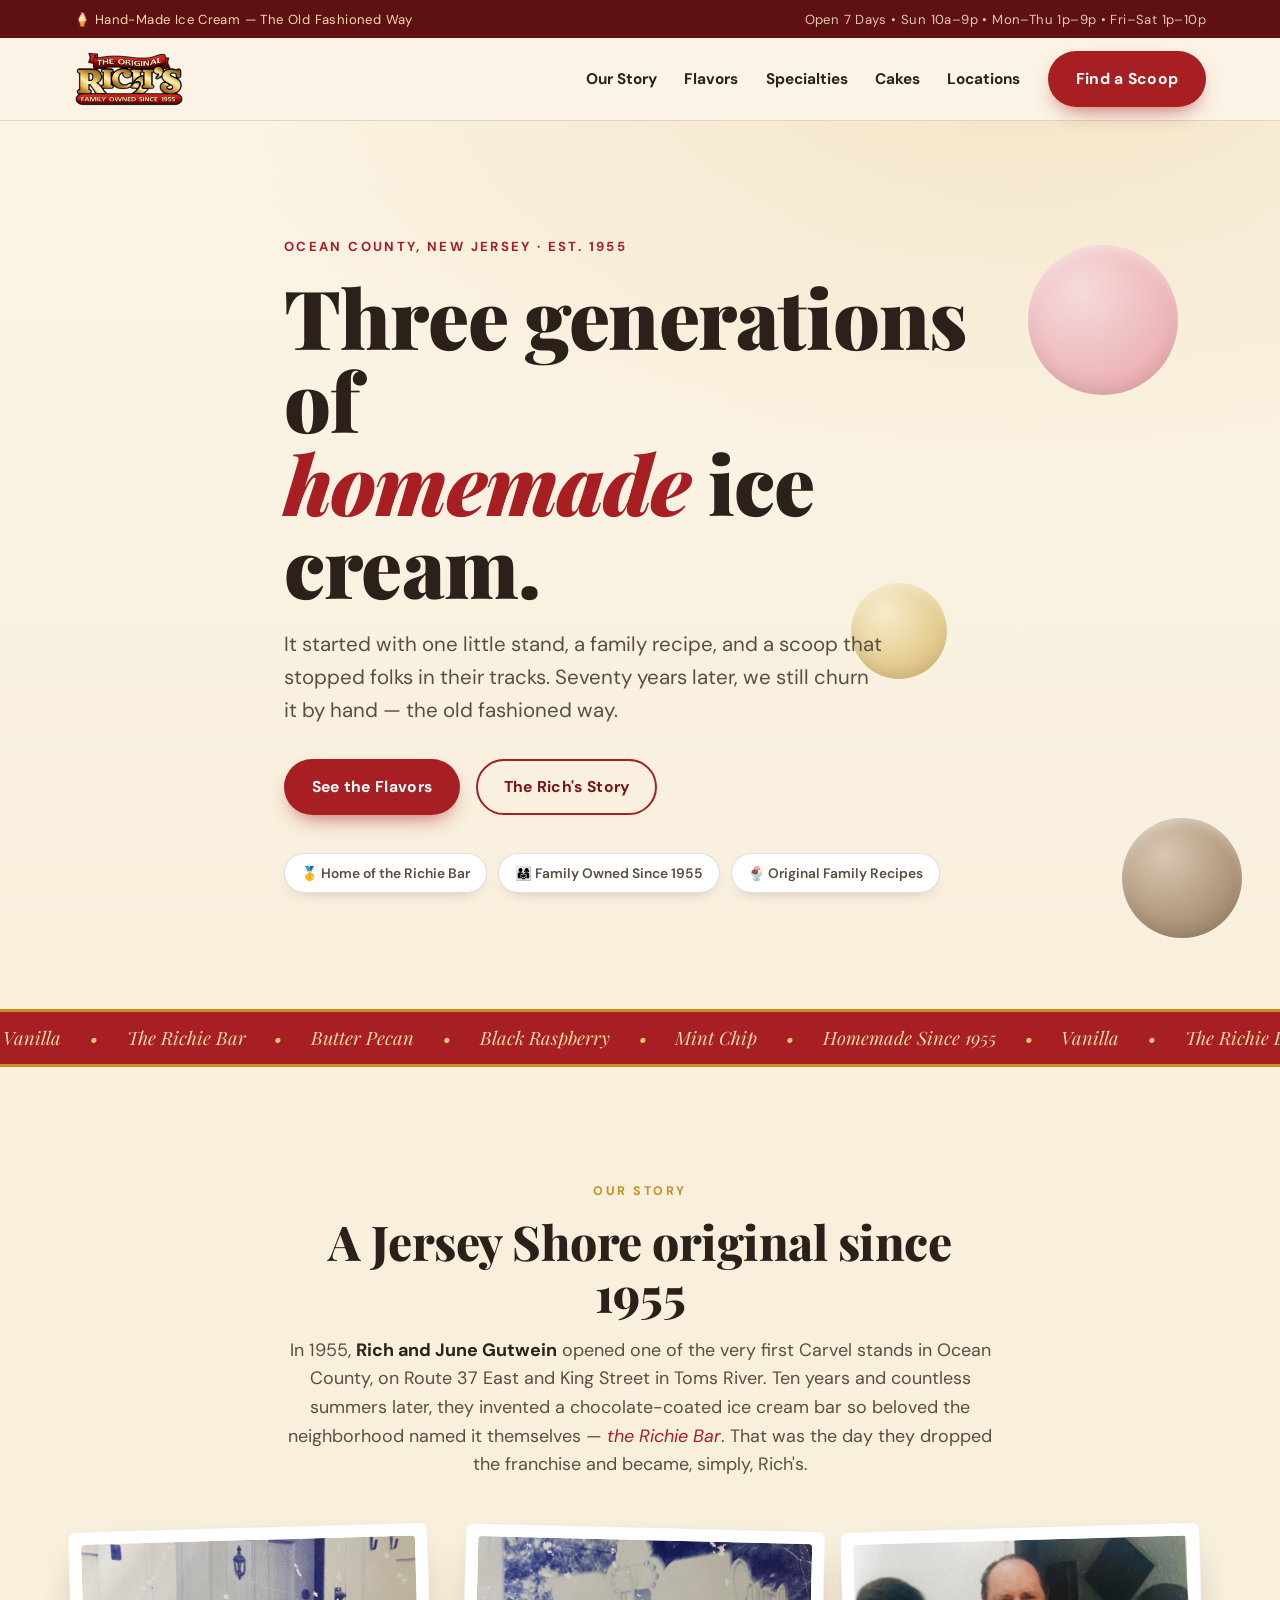
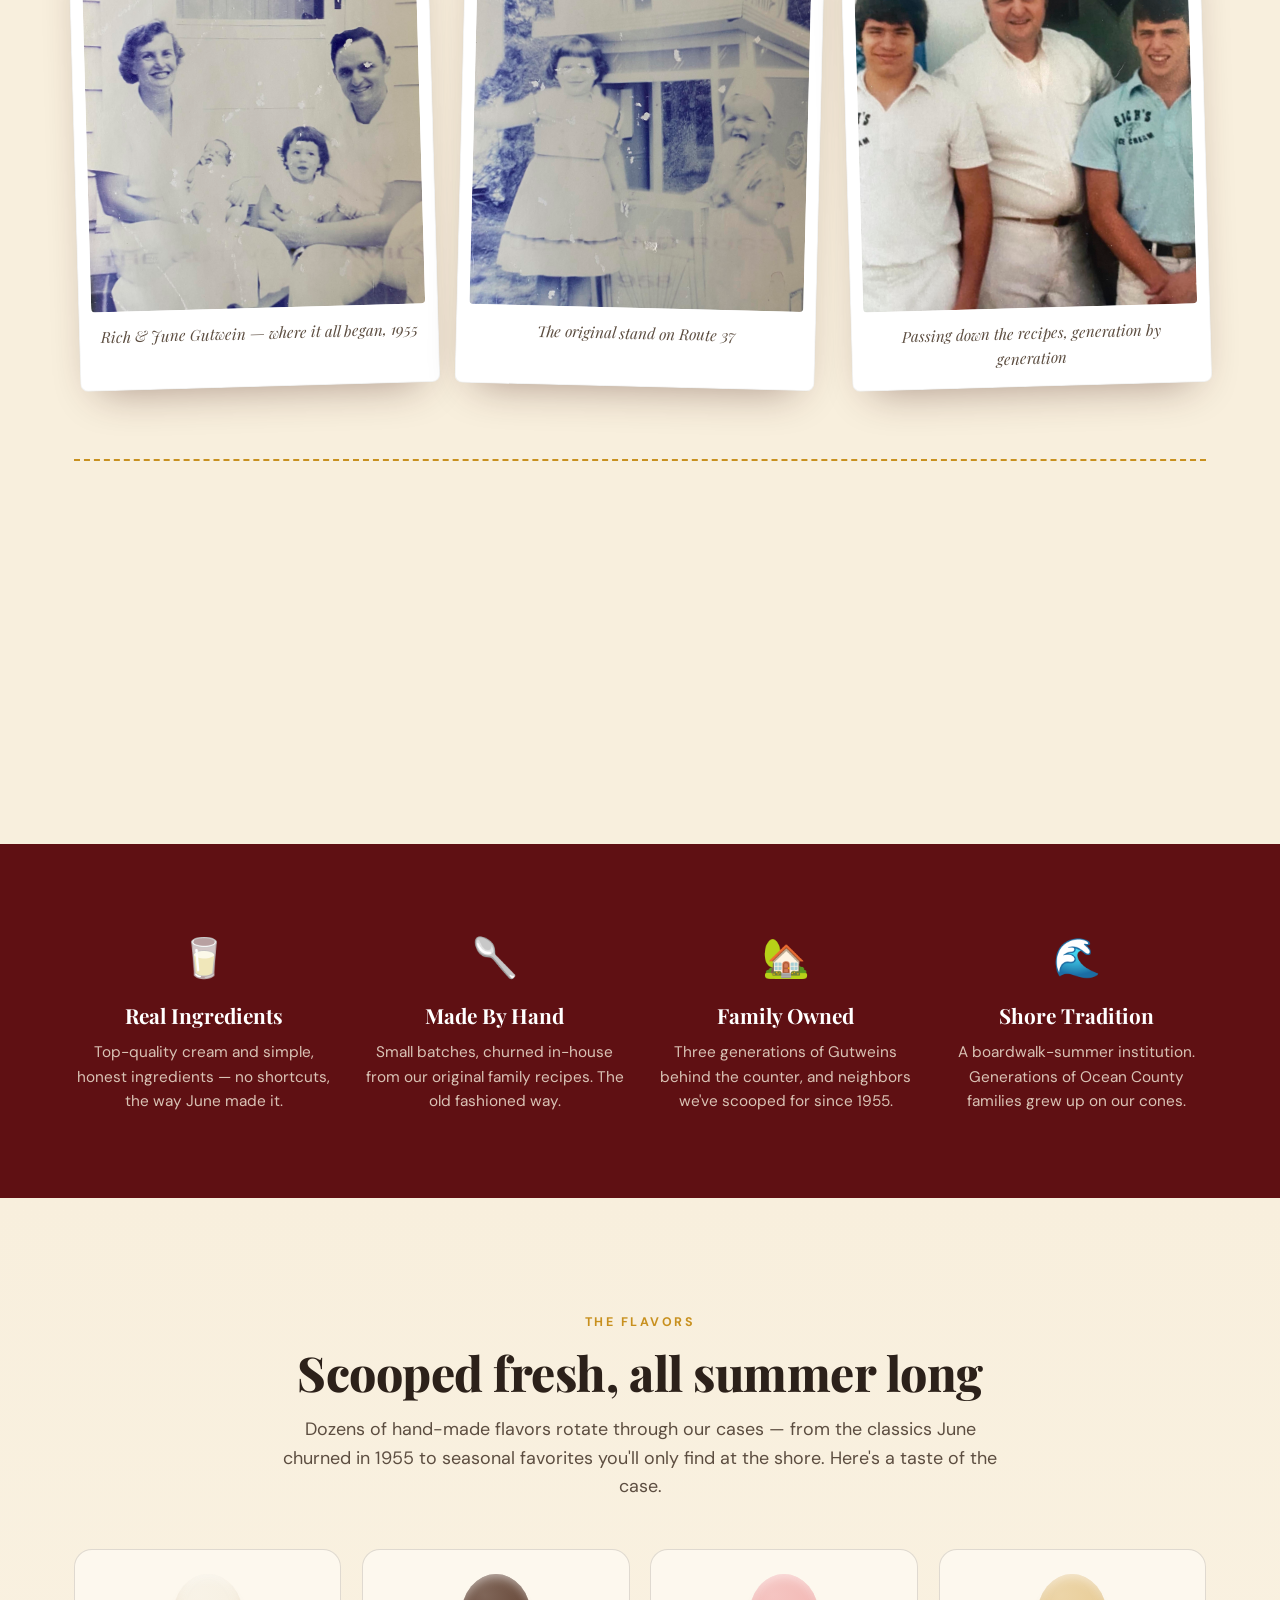
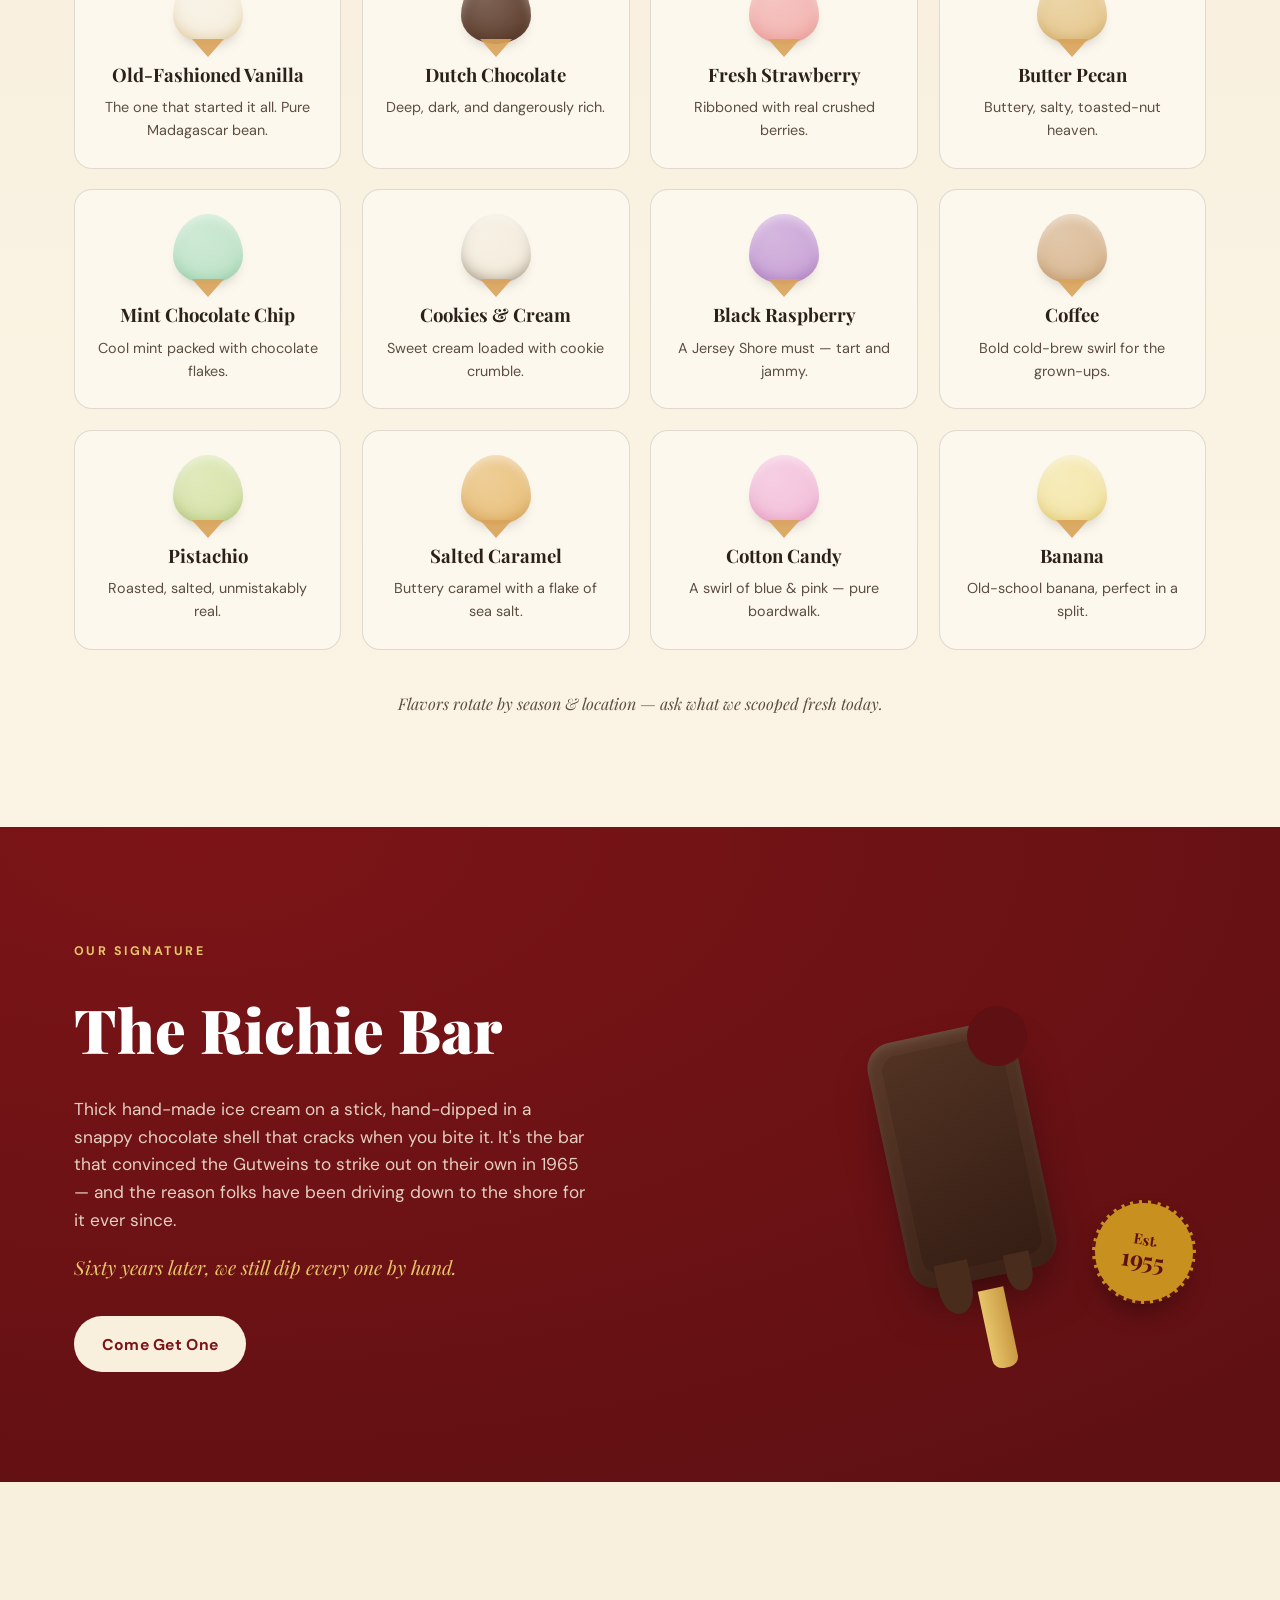
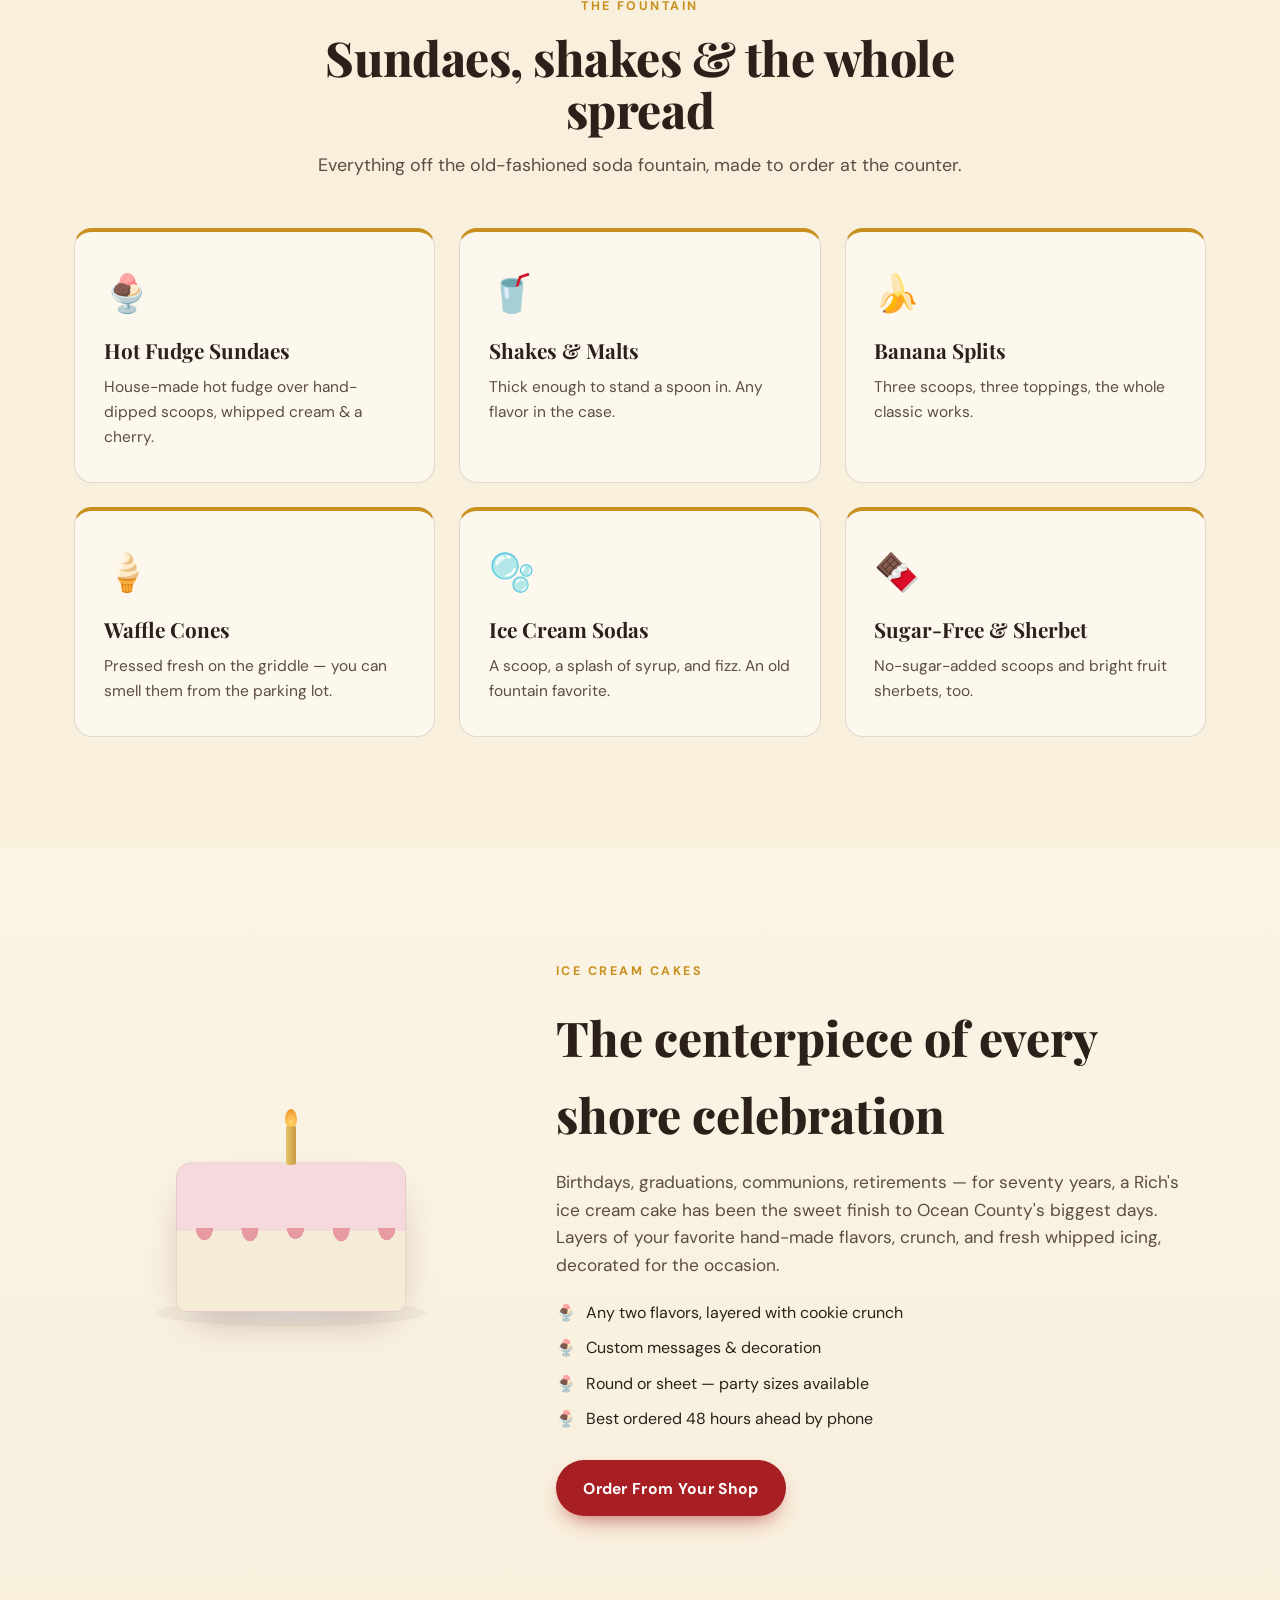
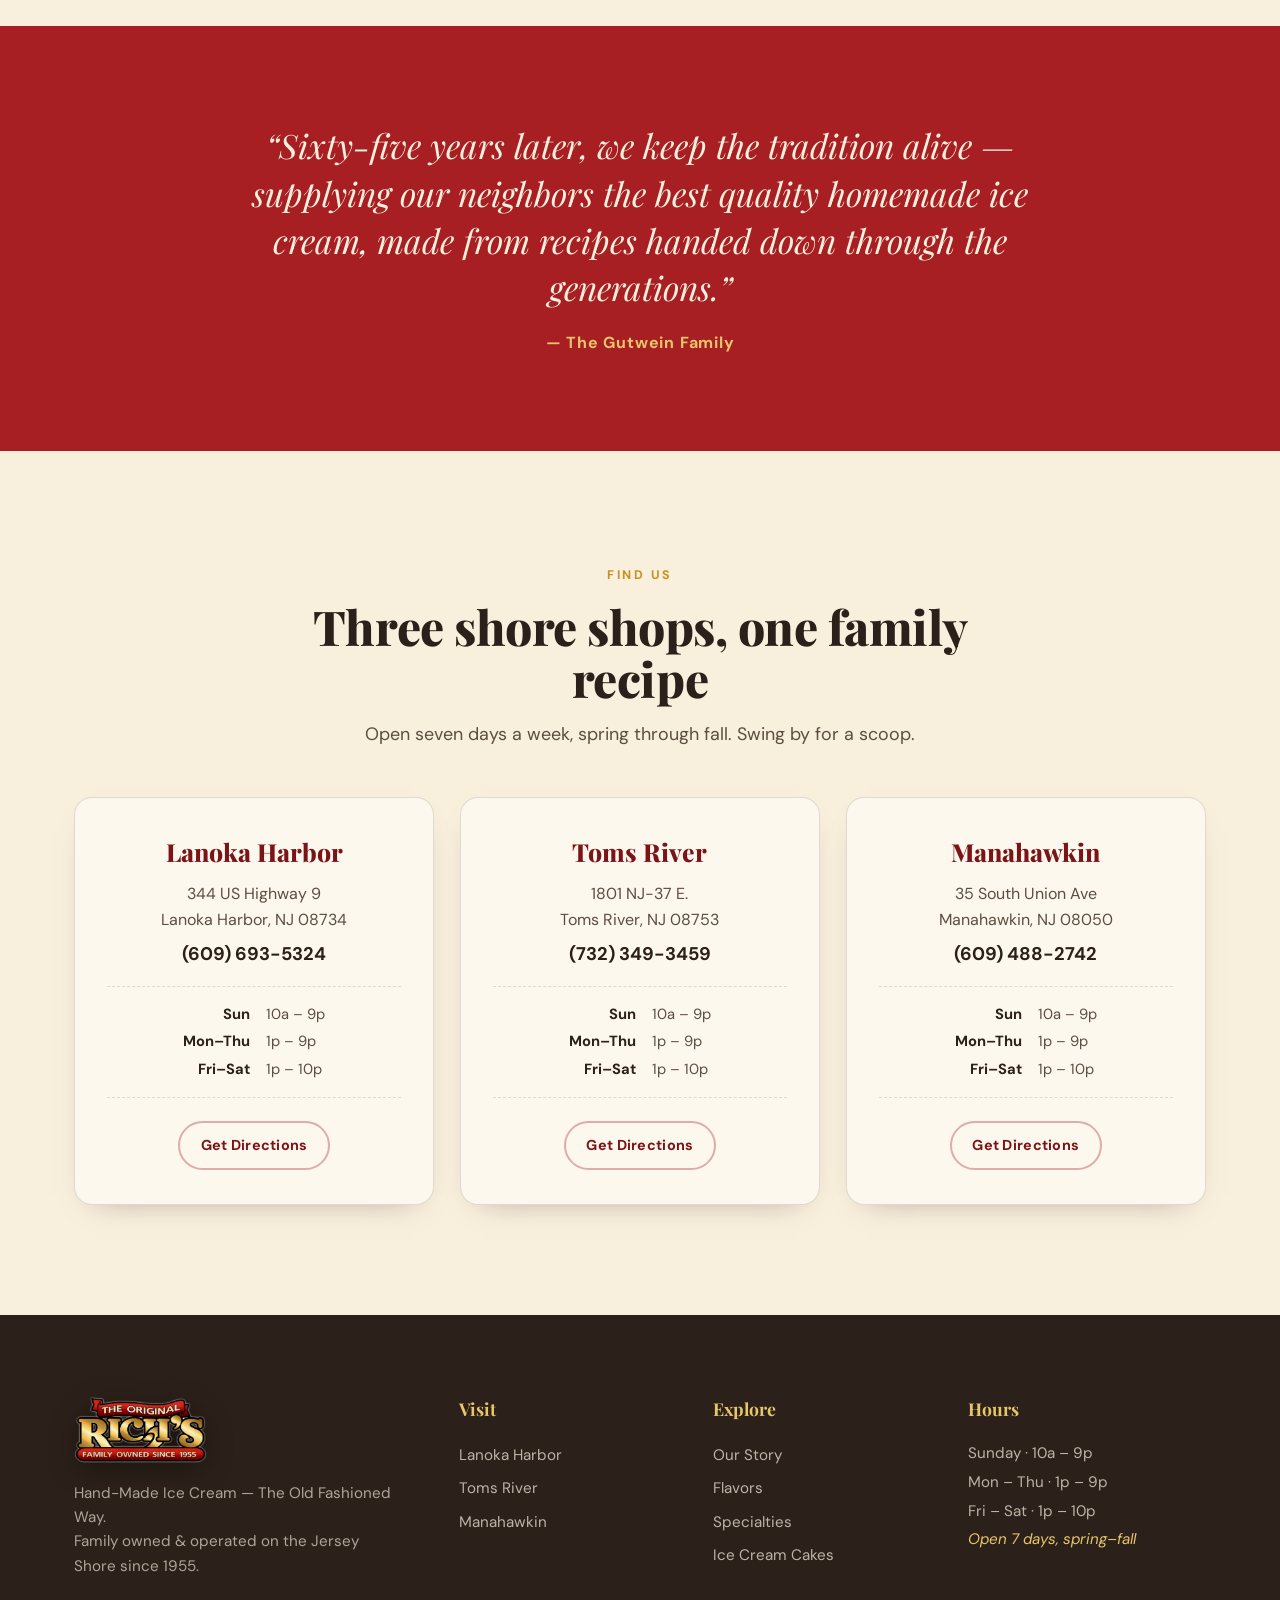
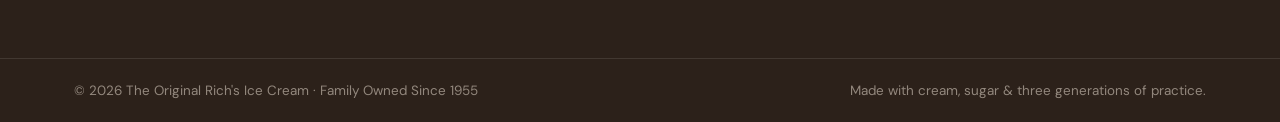
<file: index.html>
<!DOCTYPE html>
<html lang="en">
<head>
<meta charset="UTF-8" />
<meta name="viewport" content="width=device-width, initial-scale=1.0" />
<title>The Original Rich's Ice Cream — Hand-Made the Old Fashioned Way | Family Owned Since 1955</title>
<meta name="description" content="Since 1955, The Original Rich's Ice Cream has hand-crafted homemade ice cream in Ocean County, NJ using original family recipes handed down through three generations. Home of the famous Richie Bar." />
<link rel="icon" type="image/png" href="assets/img/logo.png" />
<link rel="preconnect" href="https://fonts.googleapis.com" />
<link rel="preconnect" href="https://fonts.gstatic.com" crossorigin />
<link href="https://fonts.googleapis.com/css2?family=Playfair+Display:ital,wght@0,500;0,700;0,800;0,900;1,600&family=DM+Sans:opsz,wght@9..40,400;9..40,500;9..40,700&family=Pacifico&display=swap" rel="stylesheet" />
<link rel="stylesheet" href="styles.css" />
</head>
<body>

<!-- ===== TOP BAR ===== -->
<div class="topbar">
  <div class="wrap topbar-inner">
    <span class="topbar-item">🍦 Hand-Made Ice Cream — The Old Fashioned Way</span>
    <span class="topbar-item topbar-hours">Open 7 Days • Sun 10a–9p • Mon–Thu 1p–9p • Fri–Sat 1p–10p</span>
  </div>
</div>

<!-- ===== HEADER ===== -->
<header class="site-header" id="top">
  <div class="wrap header-inner">
    <a class="brand" href="#top">
      <img src="assets/img/logo.png" alt="The Original Rich's Ice Cream — Family Owned Since 1955" />
    </a>
    <nav class="nav" aria-label="Primary">
      <a href="#story">Our Story</a>
      <a href="#flavors">Flavors</a>
      <a href="#specialties">Specialties</a>
      <a href="#cakes">Cakes</a>
      <a href="#locations">Locations</a>
    </nav>
    <a href="#locations" class="btn btn-red header-cta">Find a Scoop</a>
    <button class="menu-toggle" aria-label="Menu" aria-expanded="false"><span></span><span></span><span></span></button>
  </div>
  <nav class="mobile-nav" aria-label="Mobile">
    <a href="#story">Our Story</a>
    <a href="#flavors">Flavors</a>
    <a href="#specialties">Specialties</a>
    <a href="#cakes">Cakes</a>
    <a href="#locations">Locations</a>
    <a href="#locations" class="btn btn-red">Find a Scoop</a>
  </nav>
</header>

<!-- ===== HERO ===== -->
<section class="hero">
  <div class="hero-scoops" aria-hidden="true">
    <span class="scoop s1"></span>
    <span class="scoop s2"></span>
    <span class="scoop s3"></span>
  </div>
  <div class="wrap hero-inner">
    <p class="eyebrow">Ocean County, New Jersey · Est. 1955</p>
    <h1 class="hero-title">Three generations of<br><em>homemade</em> ice cream.</h1>
    <p class="hero-sub">It started with one little stand, a family recipe, and a scoop that stopped folks in their tracks. Seventy years later, we still churn it by hand — the old fashioned way.</p>
    <div class="hero-actions">
      <a href="#flavors" class="btn btn-red">See the Flavors</a>
      <a href="#story" class="btn btn-ghost">The Rich's Story</a>
    </div>
    <div class="hero-badges">
      <span class="pill">🥇 Home of the Richie Bar</span>
      <span class="pill">👨‍👩‍👧 Family Owned Since 1955</span>
      <span class="pill">🍨 Original Family Recipes</span>
    </div>
  </div>
</section>

<!-- ===== MARQUEE ===== -->
<div class="marquee" aria-hidden="true">
  <div class="marquee-track">
    <span>Vanilla</span><span class="dot">•</span><span>The Richie Bar</span><span class="dot">•</span><span>Butter Pecan</span><span class="dot">•</span><span>Black Raspberry</span><span class="dot">•</span><span>Mint Chip</span><span class="dot">•</span><span>Homemade Since 1955</span><span class="dot">•</span>
    <span>Vanilla</span><span class="dot">•</span><span>The Richie Bar</span><span class="dot">•</span><span>Butter Pecan</span><span class="dot">•</span><span>Black Raspberry</span><span class="dot">•</span><span>Mint Chip</span><span class="dot">•</span><span>Homemade Since 1955</span><span class="dot">•</span>
  </div>
</div>

<!-- ===== STORY / HERITAGE ===== -->
<section class="story" id="story">
  <div class="wrap">
    <div class="section-head center">
      <span class="kicker">Our Story</span>
      <h2>A Jersey Shore original since 1955</h2>
      <p class="lede">In 1955, <strong>Rich and June Gutwein</strong> opened one of the very first Carvel stands in Ocean County, on Route 37 East and King Street in Toms River. Ten years and countless summers later, they invented a chocolate-coated ice cream bar so beloved the neighborhood named it themselves — <em>the Richie Bar</em>. That was the day they dropped the franchise and became, simply, Rich's.</p>
    </div>

    <div class="story-photos">
      <figure class="photo tilt-l">
        <img src="assets/img/fam3.jpg" alt="Rich and June Gutwein with their young family on the porch, 1950s" loading="lazy" />
        <figcaption>Rich &amp; June Gutwein — where it all began, 1955</figcaption>
      </figure>
      <figure class="photo tilt-r">
        <img src="assets/img/fam2.jpg" alt="Children at the original Rich's ice cream stand in Ocean County" loading="lazy" />
        <figcaption>The original stand on Route 37</figcaption>
      </figure>
      <figure class="photo tilt-l">
        <img src="assets/img/fam1.jpg" alt="The Gutwein family in their Rich's Ice Cream shirts" loading="lazy" />
        <figcaption>Passing down the recipes, generation by generation</figcaption>
      </figure>
    </div>
  </div>

  <!-- TIMELINE -->
  <div class="wrap">
    <div class="timeline">
      <div class="tl-item">
        <div class="tl-year">1955</div>
        <h3>The first stand</h3>
        <p>Rich &amp; June Gutwein open one of Ocean County's first Carvel stores at Route 37 East &amp; King Street in Toms River.</p>
      </div>
      <div class="tl-item">
        <div class="tl-year">1965</div>
        <h3>The Richie Bar is born</h3>
        <p>After a decade of scooping, the family invents its famous chocolate-dipped bar. Customers loved it so much they gave it his name.</p>
      </div>
      <div class="tl-item">
        <div class="tl-year">1965</div>
        <h3>We become Rich's</h3>
        <p>With a signature all our own, the family drops the franchise and proudly opens as <em>Rich's Ice Cream</em> — homemade, and independent.</p>
      </div>
      <div class="tl-item">
        <div class="tl-year">Today</div>
        <h3>Third generation, same recipes</h3>
        <p>Grandson Hunter Gutwein keeps the tradition alive across our shore locations — still churning by hand from the recipes handed down since day one.</p>
      </div>
    </div>
  </div>
</section>

<!-- ===== PROMISE STRIP ===== -->
<section class="promise">
  <div class="wrap promise-grid">
    <div class="promise-item">
      <div class="promise-ico">🥛</div>
      <h3>Real Ingredients</h3>
      <p>Top-quality cream and simple, honest ingredients — no shortcuts, the way June made it.</p>
    </div>
    <div class="promise-item">
      <div class="promise-ico">🥄</div>
      <h3>Made By Hand</h3>
      <p>Small batches, churned in-house from our original family recipes. The old fashioned way.</p>
    </div>
    <div class="promise-item">
      <div class="promise-ico">🏡</div>
      <h3>Family Owned</h3>
      <p>Three generations of Gutweins behind the counter, and neighbors we've scooped for since 1955.</p>
    </div>
    <div class="promise-item">
      <div class="promise-ico">🌊</div>
      <h3>Shore Tradition</h3>
      <p>A boardwalk-summer institution. Generations of Ocean County families grew up on our cones.</p>
    </div>
  </div>
</section>

<!-- ===== FLAVORS ===== -->
<section class="flavors" id="flavors">
  <div class="wrap">
    <div class="section-head center">
      <span class="kicker">The Flavors</span>
      <h2>Scooped fresh, all summer long</h2>
      <p class="lede">Dozens of hand-made flavors rotate through our cases — from the classics June churned in 1955 to seasonal favorites you'll only find at the shore. Here's a taste of the case.</p>
    </div>
    <div class="flavor-grid">
      <article class="flavor" style="--f:#f6efe0;--c:#caa15a"><span class="scoop-ico"></span><h3>Old-Fashioned Vanilla</h3><p>The one that started it all. Pure Madagascar bean.</p></article>
      <article class="flavor" style="--f:#5b3a29;--c:#3d2417"><span class="scoop-ico"></span><h3>Dutch Chocolate</h3><p>Deep, dark, and dangerously rich.</p></article>
      <article class="flavor" style="--f:#f2b4b0;--c:#e07a72"><span class="scoop-ico"></span><h3>Fresh Strawberry</h3><p>Ribboned with real crushed berries.</p></article>
      <article class="flavor" style="--f:#e7c98f;--c:#b98a3f"><span class="scoop-ico"></span><h3>Butter Pecan</h3><p>Buttery, salty, toasted-nut heaven.</p></article>
      <article class="flavor" style="--f:#bfe3c8;--c:#6bb583"><span class="scoop-ico"></span><h3>Mint Chocolate Chip</h3><p>Cool mint packed with chocolate flakes.</p></article>
      <article class="flavor" style="--f:#f4ecdc;--c:#5b4a36"><span class="scoop-ico"></span><h3>Cookies &amp; Cream</h3><p>Sweet cream loaded with cookie crumble.</p></article>
      <article class="flavor" style="--f:#c9a2d6;--c:#8a54a3"><span class="scoop-ico"></span><h3>Black Raspberry</h3><p>A Jersey Shore must — tart and jammy.</p></article>
      <article class="flavor" style="--f:#d9b892;--c:#a4763f"><span class="scoop-ico"></span><h3>Coffee</h3><p>Bold cold-brew swirl for the grown-ups.</p></article>
      <article class="flavor" style="--f:#d6e3a8;--c:#8ba14b"><span class="scoop-ico"></span><h3>Pistachio</h3><p>Roasted, salted, unmistakably real.</p></article>
      <article class="flavor" style="--f:#e9c07a;--c:#bd7d2c"><span class="scoop-ico"></span><h3>Salted Caramel</h3><p>Buttery caramel with a flake of sea salt.</p></article>
      <article class="flavor" style="--f:#f3c0da;--c:#d76fa4"><span class="scoop-ico"></span><h3>Cotton Candy</h3><p>A swirl of blue &amp; pink — pure boardwalk.</p></article>
      <article class="flavor" style="--f:#f4e6a8;--c:#c9a838"><span class="scoop-ico"></span><h3>Banana</h3><p>Old-school banana, perfect in a split.</p></article>
    </div>
    <p class="flavors-note">Flavors rotate by season &amp; location — ask what we scooped fresh today.</p>
  </div>
</section>

<!-- ===== SIGNATURE: THE RICHIE BAR ===== -->
<section class="signature">
  <div class="wrap signature-inner">
    <div class="signature-text">
      <span class="kicker light">Our Signature</span>
      <h2>The Richie Bar</h2>
      <p>Thick hand-made ice cream on a stick, hand-dipped in a snappy chocolate shell that cracks when you bite it. It's the bar that convinced the Gutweins to strike out on their own in 1965 — and the reason folks have been driving down to the shore for it ever since.</p>
      <p class="signature-tag">Sixty years later, we still dip every one by hand.</p>
      <a href="#locations" class="btn btn-cream">Come Get One</a>
    </div>
    <div class="signature-art" aria-hidden="true">
      <div class="richie-bar">
        <div class="bar-body"><span class="bar-drip d1"></span><span class="bar-drip d2"></span></div>
        <div class="bar-stick"></div>
        <span class="bar-bite"></span>
      </div>
      <div class="est-stamp">Est.<br><b>1955</b></div>
    </div>
  </div>
</section>

<!-- ===== SPECIALTIES ===== -->
<section class="specialties" id="specialties">
  <div class="wrap">
    <div class="section-head center">
      <span class="kicker">The Fountain</span>
      <h2>Sundaes, shakes &amp; the whole spread</h2>
      <p class="lede">Everything off the old-fashioned soda fountain, made to order at the counter.</p>
    </div>
    <div class="spec-grid">
      <div class="spec-card"><div class="spec-emoji">🍨</div><h3>Hot Fudge Sundaes</h3><p>House-made hot fudge over hand-dipped scoops, whipped cream &amp; a cherry.</p></div>
      <div class="spec-card"><div class="spec-emoji">🥤</div><h3>Shakes &amp; Malts</h3><p>Thick enough to stand a spoon in. Any flavor in the case.</p></div>
      <div class="spec-card"><div class="spec-emoji">🍌</div><h3>Banana Splits</h3><p>Three scoops, three toppings, the whole classic works.</p></div>
      <div class="spec-card"><div class="spec-emoji">🍦</div><h3>Waffle Cones</h3><p>Pressed fresh on the griddle — you can smell them from the parking lot.</p></div>
      <div class="spec-card"><div class="spec-emoji">🫧</div><h3>Ice Cream Sodas</h3><p>A scoop, a splash of syrup, and fizz. An old fountain favorite.</p></div>
      <div class="spec-card"><div class="spec-emoji">🍫</div><h3>Sugar-Free &amp; Sherbet</h3><p>No-sugar-added scoops and bright fruit sherbets, too.</p></div>
    </div>
  </div>
</section>

<!-- ===== CAKES ===== -->
<section class="cakes" id="cakes">
  <div class="wrap cakes-inner">
    <div class="cakes-art" aria-hidden="true">
      <div class="cake">
        <div class="cake-plate"></div>
        <div class="cake-body">
          <span class="candle"><i></i></span>
          <div class="cake-drip"></div>
        </div>
      </div>
    </div>
    <div class="cakes-text">
      <span class="kicker">Ice Cream Cakes</span>
      <h2>The centerpiece of every shore celebration</h2>
      <p>Birthdays, graduations, communions, retirements — for seventy years, a Rich's ice cream cake has been the sweet finish to Ocean County's biggest days. Layers of your favorite hand-made flavors, crunch, and fresh whipped icing, decorated for the occasion.</p>
      <ul class="cake-list">
        <li>Any two flavors, layered with cookie crunch</li>
        <li>Custom messages &amp; decoration</li>
        <li>Round or sheet — party sizes available</li>
        <li>Best ordered 48 hours ahead by phone</li>
      </ul>
      <a href="#locations" class="btn btn-red">Order From Your Shop</a>
    </div>
  </div>
</section>

<!-- ===== QUOTE ===== -->
<section class="quote">
  <div class="wrap">
    <blockquote>
      <p>“Sixty-five years later, we keep the tradition alive — supplying our neighbors the best quality homemade ice cream, made from recipes handed down through the generations.”</p>
      <cite>— The Gutwein Family</cite>
    </blockquote>
  </div>
</section>

<!-- ===== LOCATIONS ===== -->
<section class="locations" id="locations">
  <div class="wrap">
    <div class="section-head center">
      <span class="kicker">Find Us</span>
      <h2>Three shore shops, one family recipe</h2>
      <p class="lede">Open seven days a week, spring through fall. Swing by for a scoop.</p>
    </div>
    <div class="loc-grid">
      <article class="loc-card">
        <h3>Lanoka Harbor</h3>
        <p class="loc-addr">344 US Highway 9<br>Lanoka Harbor, NJ 08734</p>
        <a class="loc-phone" href="tel:+16096935324">(609) 693-5324</a>
        <div class="loc-hours">
          <span>Sun</span><span>10a – 9p</span>
          <span>Mon–Thu</span><span>1p – 9p</span>
          <span>Fri–Sat</span><span>1p – 10p</span>
        </div>
        <a class="btn btn-outline" href="https://maps.google.com/?q=344+US+Highway+9+Lanoka+Harbor+NJ+08734" target="_blank" rel="noopener">Get Directions</a>
      </article>
      <article class="loc-card">
        <h3>Toms River</h3>
        <p class="loc-addr">1801 NJ-37 E.<br>Toms River, NJ 08753</p>
        <a class="loc-phone" href="tel:+17323493459">(732) 349-3459</a>
        <div class="loc-hours">
          <span>Sun</span><span>10a – 9p</span>
          <span>Mon–Thu</span><span>1p – 9p</span>
          <span>Fri–Sat</span><span>1p – 10p</span>
        </div>
        <a class="btn btn-outline" href="https://maps.google.com/?q=1801+NJ-37+E+Toms+River+NJ+08753" target="_blank" rel="noopener">Get Directions</a>
      </article>
      <article class="loc-card">
        <h3>Manahawkin</h3>
        <p class="loc-addr">35 South Union Ave<br>Manahawkin, NJ 08050</p>
        <a class="loc-phone" href="tel:+16094882742">(609) 488-2742</a>
        <div class="loc-hours">
          <span>Sun</span><span>10a – 9p</span>
          <span>Mon–Thu</span><span>1p – 9p</span>
          <span>Fri–Sat</span><span>1p – 10p</span>
        </div>
        <a class="btn btn-outline" href="https://maps.google.com/?q=35+South+Union+Ave+Manahawkin+NJ+08050" target="_blank" rel="noopener">Get Directions</a>
      </article>
    </div>
  </div>
</section>

<!-- ===== FOOTER ===== -->
<footer class="site-footer" id="contact">
  <div class="wrap footer-inner">
    <div class="footer-brand">
      <img src="assets/img/logo.png" alt="The Original Rich's Ice Cream" />
      <p>Hand-Made Ice Cream — The Old Fashioned Way.<br>Family owned &amp; operated on the Jersey Shore since 1955.</p>
    </div>
    <div class="footer-col">
      <h4>Visit</h4>
      <a href="#locations">Lanoka Harbor</a>
      <a href="#locations">Toms River</a>
      <a href="#locations">Manahawkin</a>
    </div>
    <div class="footer-col">
      <h4>Explore</h4>
      <a href="#story">Our Story</a>
      <a href="#flavors">Flavors</a>
      <a href="#specialties">Specialties</a>
      <a href="#cakes">Ice Cream Cakes</a>
    </div>
    <div class="footer-col">
      <h4>Hours</h4>
      <p class="footer-hours">Sunday · 10a – 9p<br>Mon – Thu · 1p – 9p<br>Fri – Sat · 1p – 10p<br><em>Open 7 days, spring–fall</em></p>
    </div>
  </div>
  <div class="footer-bottom">
    <div class="wrap footer-bottom-inner">
      <span>© <span id="year"></span> The Original Rich's Ice Cream · Family Owned Since 1955</span>
      <span>Made with cream, sugar &amp; three generations of practice.</span>
    </div>
  </div>
</footer>

<script src="script.js"></script>
</body>
</html>
</file>
<file: styles.css>
/* ===================================================================
   The Original Rich's Ice Cream — stylesheet
   Palette drawn from the vintage red-banner / gold logo.
   =================================================================== */
:root{
  --red:#a81f23;
  --red-dark:#7c1417;
  --red-deep:#5f1013;
  --gold:#c8901e;
  --gold-lt:#e7c56a;
  --gold-soft:#f2dca0;
  --cream:#f8efdd;
  --cream-2:#fdf8ee;
  --paper:#fbf4e5;
  --ink:#2c211a;
  --ink-soft:#5c4d40;
  --line:rgba(44,33,26,.14);
  --shadow:0 18px 44px -20px rgba(63,20,15,.45);
  --radius:18px;
  --wrap:1180px;
  --serif:"Playfair Display",Georgia,serif;
  --sans:"DM Sans",system-ui,-apple-system,sans-serif;
  --script:"Pacifico",cursive;
}

*{box-sizing:border-box}
html{scroll-behavior:smooth;scroll-padding-top:96px}
body{
  margin:0;font-family:var(--sans);color:var(--ink);
  background:var(--cream);line-height:1.6;
  -webkit-font-smoothing:antialiased;overflow-x:hidden;
}
img{max-width:100%;display:block}
a{color:inherit;text-decoration:none}
.wrap{max-width:var(--wrap);margin:0 auto;padding:0 24px}

/* ---------- Buttons ---------- */
.btn{
  display:inline-flex;align-items:center;justify-content:center;gap:.5rem;
  font-family:var(--sans);font-weight:700;font-size:.98rem;letter-spacing:.02em;
  padding:.85rem 1.6rem;border-radius:999px;cursor:pointer;border:2px solid transparent;
  transition:transform .15s ease,box-shadow .15s ease,background .15s ease,color .15s ease;
  white-space:nowrap;
}
.btn:hover{transform:translateY(-2px)}
.btn-red{background:var(--red);color:#fff;box-shadow:0 10px 22px -10px rgba(168,31,35,.8)}
.btn-red:hover{background:var(--red-dark)}
.btn-ghost{background:transparent;color:var(--red-dark);border-color:var(--red)}
.btn-ghost:hover{background:var(--red);color:#fff}
.btn-cream{background:var(--cream);color:var(--red-dark)}
.btn-cream:hover{background:#fff}
.btn-outline{background:transparent;color:var(--red-dark);border-color:rgba(168,31,35,.35);padding:.7rem 1.3rem;font-size:.9rem}
.btn-outline:hover{background:var(--red);color:#fff;border-color:var(--red)}

/* ---------- Top bar ---------- */
.topbar{background:var(--red-deep);color:var(--gold-soft);font-size:.82rem;letter-spacing:.03em}
.topbar-inner{display:flex;justify-content:space-between;align-items:center;gap:1rem;min-height:38px;flex-wrap:wrap}
.topbar-item{padding:.3rem 0}
.topbar-hours{color:#f7e9c7;opacity:.85}

/* ---------- Header ---------- */
.site-header{
  position:sticky;top:0;z-index:60;background:rgba(251,244,229,.92);
  backdrop-filter:blur(10px);border-bottom:1px solid var(--line);
}
.header-inner{display:flex;align-items:center;gap:1.5rem;min-height:82px}
.brand img{height:58px;width:auto}
.nav{display:flex;gap:1.7rem;margin-left:auto}
.nav a{font-weight:700;font-size:.96rem;color:var(--ink);position:relative;padding:.3rem 0}
.nav a::after{content:"";position:absolute;left:0;bottom:-2px;height:2px;width:0;background:var(--red);transition:width .2s ease}
.nav a:hover{color:var(--red-dark)}
.nav a:hover::after{width:100%}
.header-cta{margin-left:.25rem}
.menu-toggle{display:none;flex-direction:column;gap:5px;background:none;border:0;cursor:pointer;padding:8px;margin-left:auto}
.menu-toggle span{width:26px;height:3px;background:var(--red-dark);border-radius:3px;transition:.25s}
.mobile-nav{display:none;flex-direction:column;padding:0 24px 18px;gap:.2rem;background:var(--paper);border-bottom:1px solid var(--line)}
.mobile-nav a{padding:.75rem .2rem;font-weight:700;border-bottom:1px solid var(--line)}
.mobile-nav .btn{margin-top:.8rem;border-bottom:0}
.mobile-nav.open{display:flex}

/* ---------- Hero ---------- */
.hero{
  position:relative;overflow:hidden;
  background:
    radial-gradient(120% 90% at 80% -10%,rgba(200,144,30,.16),transparent 55%),
    linear-gradient(180deg,var(--paper),var(--cream));
  padding:clamp(60px,9vw,120px) 0 clamp(70px,9vw,120px);
}
.hero-inner{position:relative;z-index:2;max-width:760px}
.eyebrow{
  font-family:var(--sans);font-weight:700;letter-spacing:.18em;text-transform:uppercase;
  color:var(--red);font-size:.82rem;margin:0 0 1.1rem;
}
.hero-title{
  font-family:var(--serif);font-weight:900;line-height:1.02;margin:0 0 1.3rem;
  font-size:clamp(2.6rem,6.4vw,5.1rem);color:var(--ink);letter-spacing:-.01em;
}
.hero-title em{font-style:italic;color:var(--red);font-family:var(--serif)}
.hero-sub{font-size:clamp(1.05rem,1.6vw,1.28rem);color:var(--ink-soft);max-width:600px;margin:0 0 2rem}
.hero-actions{display:flex;gap:1rem;flex-wrap:wrap;margin-bottom:2.4rem}
.hero-badges{display:flex;gap:.7rem;flex-wrap:wrap}
.pill{
  background:#fff;border:1px solid var(--line);border-radius:999px;
  padding:.5rem 1rem;font-size:.86rem;font-weight:600;color:var(--ink-soft);
  box-shadow:0 6px 16px -12px rgba(63,20,15,.5);
}

/* floating scoops in hero */
.hero-scoops{position:absolute;inset:0;z-index:1;pointer-events:none}
.scoop{position:absolute;border-radius:50%;filter:blur(.3px);opacity:.9}
.scoop::after{content:"";position:absolute;inset:0;border-radius:50%;box-shadow:inset 0 -10px 20px -8px rgba(0,0,0,.15),inset 0 8px 14px -6px rgba(255,255,255,.6)}
.scoop.s1{width:150px;height:150px;right:8%;top:14%;background:radial-gradient(circle at 35% 30%,#f6d9dd,#e79aa1);animation:float 7s ease-in-out infinite}
.scoop.s2{width:96px;height:96px;right:26%;top:52%;background:radial-gradient(circle at 35% 30%,#f6ecc9,#d7b25f);animation:float 6s ease-in-out infinite reverse}
.scoop.s3{width:120px;height:120px;right:3%;bottom:8%;background:radial-gradient(circle at 35% 30%,#d7c3ad,#8a6b4d);animation:float 8s ease-in-out infinite}
@keyframes float{0%,100%{transform:translateY(0) rotate(0)}50%{transform:translateY(-22px) rotate(6deg)}}

/* ---------- Marquee ---------- */
.marquee{background:var(--red);color:var(--gold-soft);overflow:hidden;padding:.7rem 0;border-top:3px solid var(--gold);border-bottom:3px solid var(--gold)}
.marquee-track{display:inline-flex;gap:1.4rem;align-items:center;white-space:nowrap;animation:scroll 26s linear infinite;font-family:var(--serif);font-style:italic;font-size:1.15rem}
.marquee-track span{padding:0 .2rem}
.marquee .dot{color:var(--gold-lt)}
@keyframes scroll{from{transform:translateX(0)}to{transform:translateX(-50%)}}

/* ---------- Section heads ---------- */
.section-head{max-width:720px;margin:0 0 3rem}
.section-head.center{margin-left:auto;margin-right:auto;text-align:center}
.kicker{
  display:inline-block;font-weight:700;letter-spacing:.2em;text-transform:uppercase;
  font-size:.78rem;color:var(--gold);margin-bottom:.9rem;
}
.kicker.light{color:var(--gold-lt)}
.section-head h2{
  font-family:var(--serif);font-weight:800;font-size:clamp(2rem,4vw,3rem);
  line-height:1.08;margin:0 0 1rem;color:var(--ink);letter-spacing:-.01em;
}
.lede{font-size:1.12rem;color:var(--ink-soft);margin:0}
.lede strong{color:var(--ink)}
.lede em{color:var(--red);font-style:italic}

/* ---------- Story ---------- */
.story{padding:clamp(64px,9vw,110px) 0}
.story-photos{
  display:grid;grid-template-columns:repeat(3,1fr);gap:1.6rem;margin:1rem 0 4.5rem;
}
.photo{margin:0;background:#fff;padding:12px 12px 0;border-radius:8px;box-shadow:var(--shadow);border:1px solid rgba(44,33,26,.06)}
.photo img{border-radius:4px;aspect-ratio:4/4.4;object-fit:cover;object-position:top center}
.photo figcaption{font-family:var(--serif);font-style:italic;color:var(--ink-soft);font-size:.95rem;padding:.85rem .3rem 1rem;text-align:center}
.tilt-l{transform:rotate(-1.6deg)}
.tilt-r{transform:rotate(1.4deg)}
.photo{transition:transform .25s ease}
.photo:hover{transform:rotate(0) translateY(-6px)}

/* timeline */
.timeline{display:grid;grid-template-columns:repeat(4,1fr);gap:0;position:relative;border-top:2px dashed var(--gold);padding-top:2.4rem}
.tl-item{position:relative;padding:0 1.1rem}
.tl-item::before{
  content:"";position:absolute;top:calc(-2.4rem - 9px);left:1.1rem;width:16px;height:16px;
  border-radius:50%;background:var(--red);border:3px solid var(--cream);box-shadow:0 0 0 3px var(--gold)
}
.tl-year{font-family:var(--serif);font-weight:900;font-size:1.7rem;color:var(--red);margin-bottom:.3rem}
.tl-item h3{margin:.1rem 0 .5rem;font-size:1.08rem;font-family:var(--serif);font-weight:700}
.tl-item p{margin:0;color:var(--ink-soft);font-size:.96rem}
.tl-item em{color:var(--red-dark);font-style:italic}

/* ---------- Promise ---------- */
.promise{background:var(--red-deep);color:var(--cream);padding:clamp(50px,7vw,84px) 0}
.promise-grid{display:grid;grid-template-columns:repeat(4,1fr);gap:2rem}
.promise-item{text-align:center}
.promise-ico{font-size:2.4rem;margin-bottom:.6rem}
.promise-item h3{font-family:var(--serif);font-size:1.3rem;margin:0 0 .5rem;color:#fff}
.promise-item p{margin:0;color:rgba(248,239,221,.8);font-size:.96rem}

/* ---------- Flavors ---------- */
.flavors{padding:clamp(64px,9vw,110px) 0;background:linear-gradient(180deg,var(--cream),var(--paper))}
.flavor-grid{display:grid;grid-template-columns:repeat(4,1fr);gap:1.3rem}
.flavor{
  background:var(--cream-2);border:1px solid var(--line);border-radius:var(--radius);
  padding:1.5rem 1.4rem 1.6rem;text-align:center;transition:transform .18s ease,box-shadow .18s ease;
}
.flavor:hover{transform:translateY(-6px);box-shadow:var(--shadow)}
.scoop-ico{
  display:block;width:70px;height:70px;margin:0 auto 1rem;border-radius:50% 50% 50% 50%/60% 60% 40% 40%;
  background:radial-gradient(circle at 34% 30%,color-mix(in srgb,var(--f) 78%,#fff),var(--f));
  box-shadow:inset 0 -8px 16px -6px color-mix(in srgb,var(--c) 60%,transparent),
             inset 0 6px 12px -4px rgba(255,255,255,.7),0 8px 14px -8px rgba(0,0,0,.25);
  position:relative;
}
.scoop-ico::after{content:"";position:absolute;left:50%;bottom:-13px;transform:translateX(-50%);
  border-left:16px solid transparent;border-right:16px solid transparent;border-top:18px solid #d9a35a;opacity:.9}
.flavor h3{font-family:var(--serif);font-size:1.16rem;margin:.4rem 0 .4rem;color:var(--ink)}
.flavor p{margin:0;font-size:.9rem;color:var(--ink-soft)}
.flavors-note{text-align:center;margin:2.6rem 0 0;font-family:var(--serif);font-style:italic;color:var(--ink-soft)}

/* ---------- Signature / Richie Bar ---------- */
.signature{
  background:radial-gradient(120% 120% at 15% 0%,var(--red-dark),var(--red-deep));
  color:var(--cream);padding:clamp(64px,9vw,110px) 0;overflow:hidden;
}
.signature-inner{display:grid;grid-template-columns:1.1fr .9fr;gap:3rem;align-items:center}
.signature-text h2{font-family:var(--serif);font-weight:900;font-size:clamp(2.4rem,5vw,3.8rem);margin:.2rem 0 1.2rem;color:#fff}
.signature-text p{color:rgba(248,239,221,.86);font-size:1.08rem;margin:0 0 1.1rem;max-width:520px}
.signature-tag{font-family:var(--serif);font-style:italic;color:var(--gold-lt)!important;font-size:1.2rem!important}
.signature-text .btn{margin-top:1rem}
/* richie bar drawing */
.signature-art{position:relative;display:flex;justify-content:center;align-items:center;min-height:340px}
.richie-bar{position:relative;transform:rotate(-12deg)}
.bar-body{
  width:150px;height:250px;border-radius:26px;position:relative;
  background:linear-gradient(160deg,#5b3a29,#3a2116);
  box-shadow:0 26px 50px -18px rgba(0,0,0,.6),inset 0 6px 12px -4px rgba(255,255,255,.15);
}
.bar-body::before{content:"";position:absolute;inset:14px;border-radius:16px;background:linear-gradient(160deg,#4a2c1d,#2c1810);opacity:.5}
.bar-drip{position:absolute;background:#4a2c1d;border-radius:0 0 50% 50%}
.bar-drip.d1{width:34px;height:52px;left:24px;bottom:-30px}
.bar-drip.d2{width:26px;height:38px;right:30px;bottom:-20px}
.bar-stick{position:absolute;width:26px;height:80px;background:linear-gradient(90deg,#e7c56a,#c99a44);bottom:-92px;left:50%;transform:translateX(-50%);border-radius:0 0 10px 10px}
.bar-bite{position:absolute;width:60px;height:60px;background:var(--red-deep);border-radius:50%;top:-14px;right:-14px}
.est-stamp{
  position:absolute;right:2%;bottom:6%;width:104px;height:104px;border-radius:50%;
  background:var(--gold);color:var(--red-deep);display:flex;flex-direction:column;align-items:center;justify-content:center;
  font-family:var(--serif);font-weight:700;text-align:center;line-height:1.05;font-size:.9rem;
  border:3px dashed var(--red-deep);transform:rotate(9deg);box-shadow:0 14px 26px -12px rgba(0,0,0,.5)
}
.est-stamp b{font-size:1.5rem}

/* ---------- Specialties ---------- */
.specialties{padding:clamp(64px,9vw,110px) 0}
.spec-grid{display:grid;grid-template-columns:repeat(3,1fr);gap:1.5rem}
.spec-card{
  background:var(--cream-2);border:1px solid var(--line);border-radius:var(--radius);
  padding:2rem 1.8rem;transition:transform .18s ease,box-shadow .18s ease;border-top:4px solid var(--gold);
}
.spec-card:hover{transform:translateY(-6px);box-shadow:var(--shadow)}
.spec-emoji{font-size:2.3rem;margin-bottom:.7rem}
.spec-card h3{font-family:var(--serif);font-size:1.3rem;margin:0 0 .5rem}
.spec-card p{margin:0;color:var(--ink-soft);font-size:.97rem}

/* ---------- Cakes ---------- */
.cakes{background:linear-gradient(180deg,var(--paper),var(--cream));padding:clamp(64px,9vw,110px) 0}
.cakes-inner{display:grid;grid-template-columns:.8fr 1.2fr;gap:3rem;align-items:center}
.cakes-text h2{font-family:var(--serif);font-weight:800;font-size:clamp(2rem,4vw,3rem);margin:.2rem 0 1rem}
.cakes-text p{color:var(--ink-soft);font-size:1.08rem;margin:0 0 1.3rem}
.cake-list{list-style:none;padding:0;margin:0 0 1.8rem;display:grid;gap:.6rem}
.cake-list li{padding-left:1.9rem;position:relative;color:var(--ink)}
.cake-list li::before{content:"🍨";position:absolute;left:0;top:0}
/* cake drawing */
.cakes-art{display:flex;justify-content:center}
.cake{position:relative;width:230px}
.cake-plate{position:absolute;bottom:-14px;left:50%;transform:translateX(-50%);width:270px;height:26px;background:radial-gradient(ellipse at center,#fff,#e9dcc2);border-radius:50%;box-shadow:var(--shadow)}
.cake-body{position:relative;height:150px;border-radius:16px 16px 10px 10px;background:linear-gradient(180deg,#f6d9dd 0 46%,#f4ecd6 46% 100%);box-shadow:var(--shadow);border:1px solid rgba(44,33,26,.08)}
.cake-drip{position:absolute;top:44%;left:0;right:0;height:24px;background:
  radial-gradient(14px 20px at 12% 0,#e79aa1 60%,transparent 62%),
  radial-gradient(14px 22px at 32% 0,#e79aa1 60%,transparent 62%),
  radial-gradient(14px 18px at 52% 0,#e79aa1 60%,transparent 62%),
  radial-gradient(14px 22px at 72% 0,#e79aa1 60%,transparent 62%),
  radial-gradient(14px 20px at 92% 0,#e79aa1 60%,transparent 62%)}
.candle{position:absolute;top:-38px;left:50%;transform:translateX(-50%);width:10px;height:40px;background:linear-gradient(90deg,#e7c56a,#c99a44);border-radius:3px}
.candle i{position:absolute;top:-16px;left:50%;transform:translateX(-50%);width:12px;height:18px;background:radial-gradient(circle at 50% 70%,#ffd66b,#f08a1d);border-radius:50% 50% 50% 50%/60% 60% 40% 40%;animation:flicker 1.4s ease-in-out infinite}
@keyframes flicker{0%,100%{transform:translateX(-50%) scale(1);opacity:1}50%{transform:translateX(-50%) scale(1.12);opacity:.85}}

/* ---------- Quote ---------- */
.quote{background:var(--red);color:var(--cream);padding:clamp(56px,8vw,96px) 0;text-align:center}
.quote blockquote{margin:0;max-width:840px;margin:0 auto}
.quote p{font-family:var(--serif);font-style:italic;font-size:clamp(1.4rem,3vw,2.1rem);line-height:1.4;margin:0 0 1.2rem}
.quote cite{font-style:normal;font-weight:700;letter-spacing:.05em;color:var(--gold-lt)}

/* ---------- Locations ---------- */
.locations{padding:clamp(64px,9vw,110px) 0}
.loc-grid{display:grid;grid-template-columns:repeat(3,1fr);gap:1.6rem}
.loc-card{
  background:var(--cream-2);border:1px solid var(--line);border-radius:var(--radius);
  padding:2.1rem 2rem;text-align:center;box-shadow:0 12px 30px -22px rgba(63,20,15,.5);
  transition:transform .18s ease,box-shadow .18s ease;
}
.loc-card:hover{transform:translateY(-6px);box-shadow:var(--shadow)}
.loc-card h3{font-family:var(--serif);font-weight:800;font-size:1.55rem;margin:0 0 .6rem;color:var(--red-dark)}
.loc-addr{color:var(--ink-soft);margin:0 0 .5rem}
.loc-phone{display:inline-block;font-weight:700;font-size:1.15rem;color:var(--ink);margin-bottom:1rem}
.loc-phone:hover{color:var(--red)}
.loc-hours{display:grid;grid-template-columns:auto auto;gap:.25rem 1rem;justify-content:center;font-size:.92rem;color:var(--ink-soft);margin:0 0 1.4rem;padding:1rem 0;border-top:1px dashed var(--line);border-bottom:1px dashed var(--line)}
.loc-hours span:nth-child(odd){text-align:right;font-weight:700;color:var(--ink)}
.loc-hours span:nth-child(even){text-align:left}

/* ---------- Footer ---------- */
.site-footer{background:var(--ink);color:#e8ddcf}
.footer-inner{display:grid;grid-template-columns:1.6fr 1fr 1fr 1.1fr;gap:2.4rem;padding:clamp(48px,7vw,80px) 24px}
.footer-brand img{height:70px;margin-bottom:1rem;filter:drop-shadow(0 6px 14px rgba(0,0,0,.4))}
.footer-brand p{color:rgba(232,221,207,.7);font-size:.95rem;margin:0;max-width:320px}
.footer-col h4{font-family:var(--serif);font-size:1.1rem;color:var(--gold-lt);margin:0 0 1rem}
.footer-col a{display:block;color:rgba(232,221,207,.78);padding:.28rem 0;font-size:.95rem}
.footer-col a:hover{color:#fff}
.footer-hours{color:rgba(232,221,207,.78);font-size:.95rem;margin:0;line-height:1.9}
.footer-hours em{color:var(--gold-lt);font-style:italic}
.footer-bottom{border-top:1px solid rgba(255,255,255,.1)}
.footer-bottom-inner{display:flex;justify-content:space-between;gap:1rem;flex-wrap:wrap;padding:1.3rem 24px;font-size:.84rem;color:rgba(232,221,207,.55)}

/* ---------- Responsive ---------- */
@media(max-width:960px){
  .nav,.header-cta{display:none}
  .menu-toggle{display:flex}
  .story-photos{grid-template-columns:repeat(3,1fr);gap:.9rem}
  .timeline{grid-template-columns:repeat(2,1fr);gap:2rem 1rem}
  .timeline .tl-item::before{display:none}
  .timeline{border-top:0;padding-top:0}
  .promise-grid{grid-template-columns:repeat(2,1fr);gap:2rem}
  .flavor-grid{grid-template-columns:repeat(2,1fr)}
  .spec-grid{grid-template-columns:repeat(2,1fr)}
  .signature-inner{grid-template-columns:1fr;gap:2.5rem}
  .signature-art{min-height:300px}
  .cakes-inner{grid-template-columns:1fr;gap:3.5rem}
  .cakes-art{order:2}
  .loc-grid{grid-template-columns:1fr;max-width:460px;margin:0 auto}
  .footer-inner{grid-template-columns:1fr 1fr}
  .topbar-hours{display:none}
}
@media(max-width:560px){
  .story-photos{grid-template-columns:1fr;max-width:340px;margin-left:auto;margin-right:auto}
  .tilt-l,.tilt-r{transform:none}
  .flavor-grid,.spec-grid,.promise-grid{grid-template-columns:1fr}
  .timeline{grid-template-columns:1fr}
  .footer-inner{grid-template-columns:1fr}
  .hero-badges .pill{font-size:.8rem}
  .footer-bottom-inner{flex-direction:column}
}
@media(prefers-reduced-motion:reduce){
  *{animation:none!important;scroll-behavior:auto}
}
</file>
